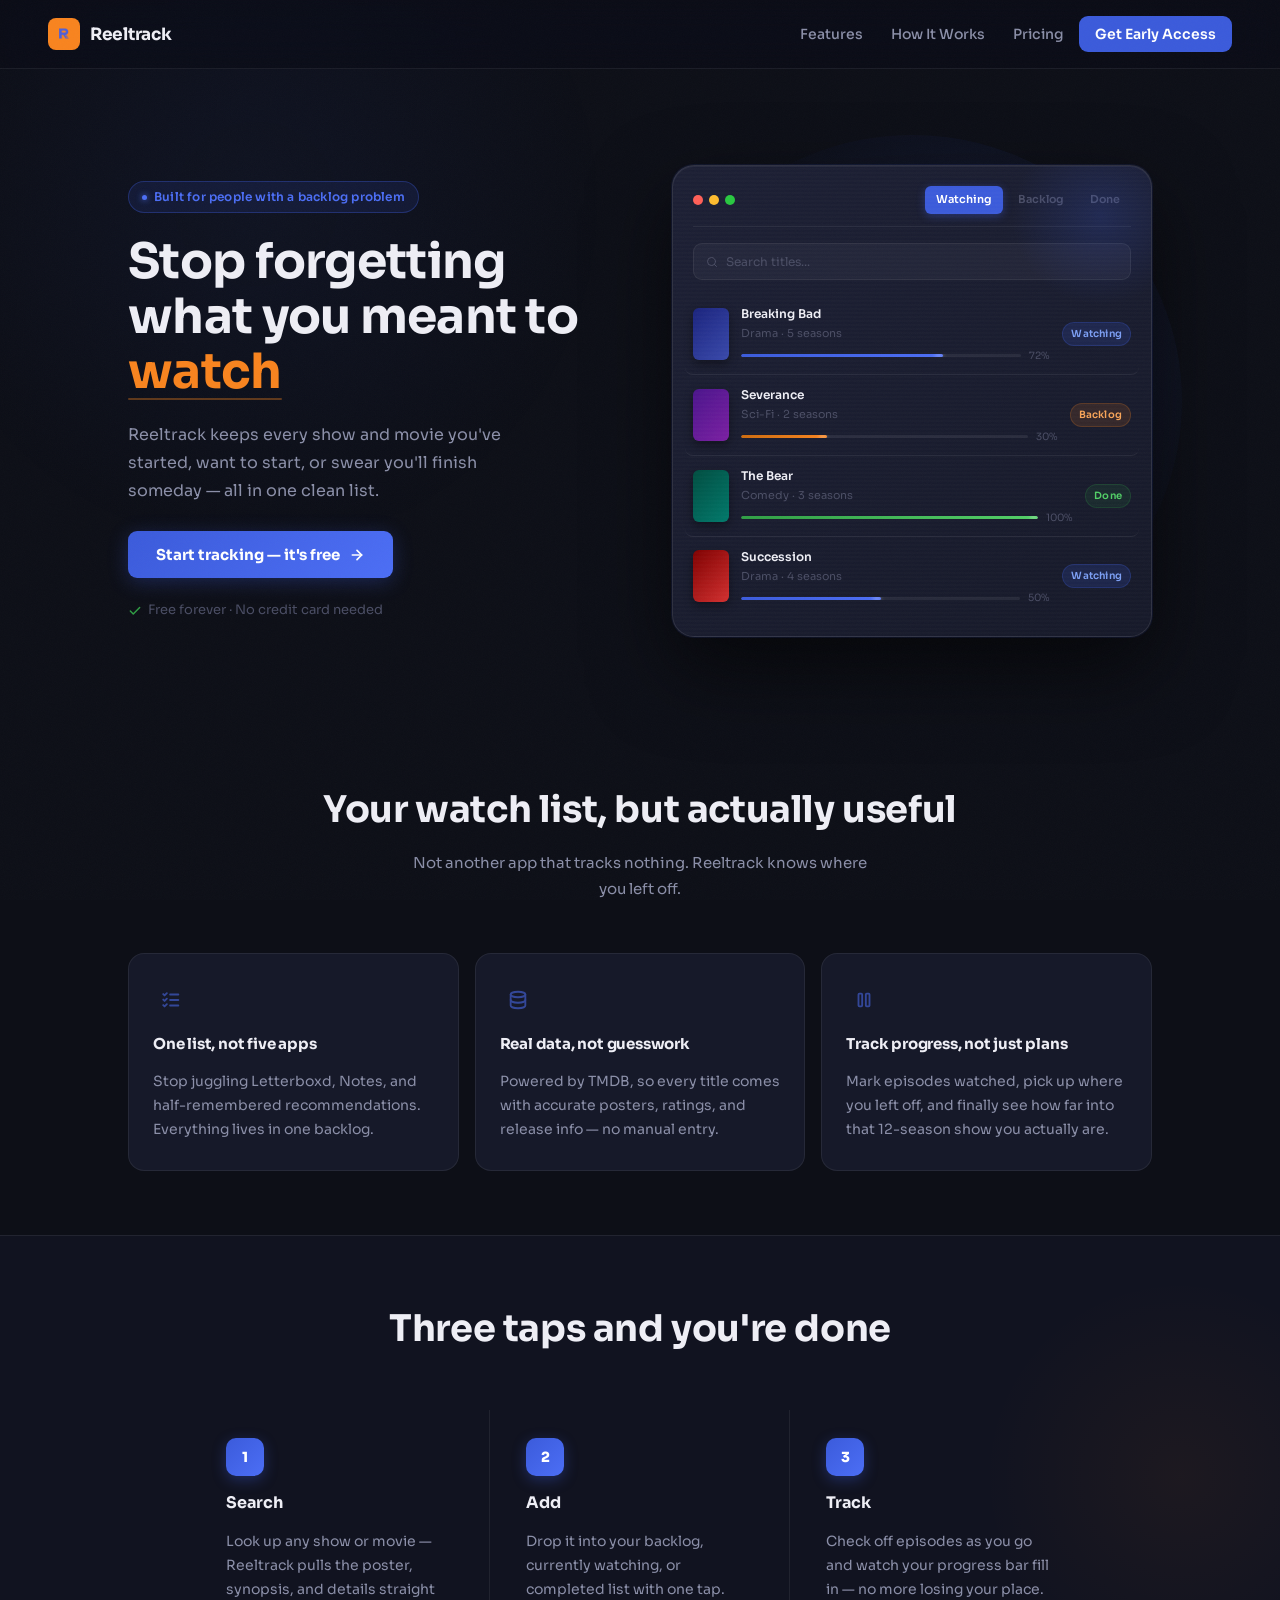
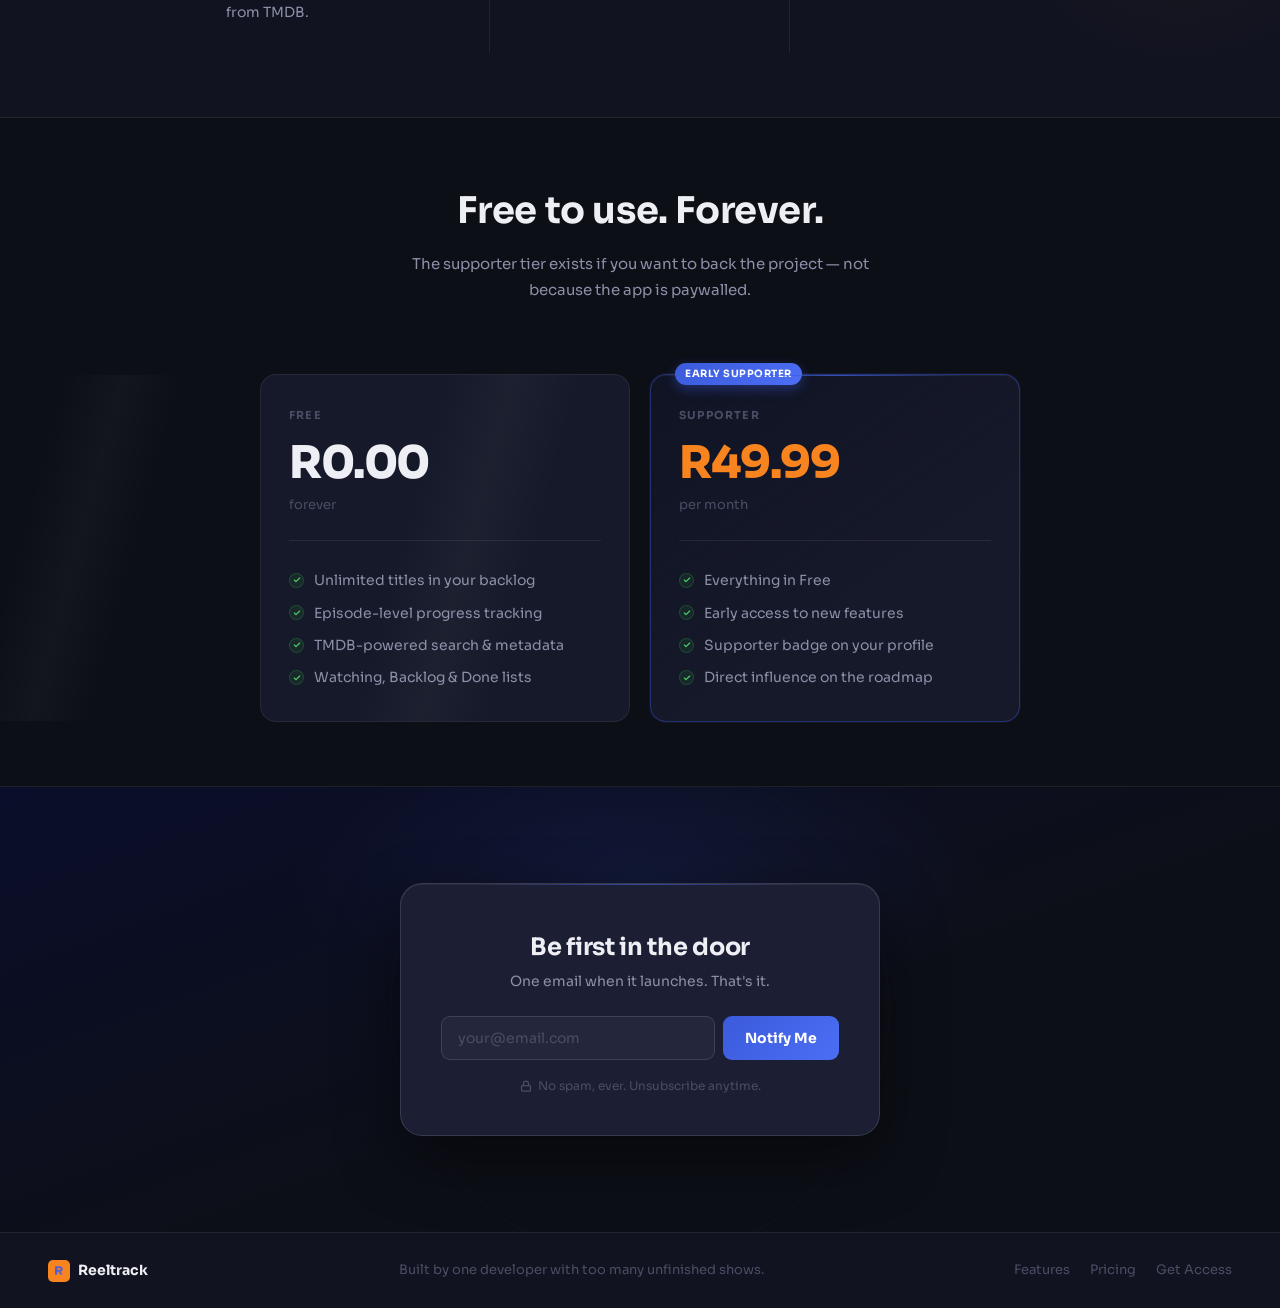
<file: index.html>
<!DOCTYPE html>
<html lang="en">
  <head>
    <meta charset="UTF-8" />
    <meta name="viewport" content="width=device-width, initial-scale=1.0" />
    <title>Reeltrack — Track every show you meant to watch</title>
    <link rel="stylesheet" href="styles.css">
    <link rel="preconnect" href="https://fonts.googleapis.com">
    <link rel="preconnect" href="https://fonts.gstatic.com" crossorigin>
    <link href="https://fonts.googleapis.com/css2?family=Sora:wght@100..800&family=Red+Hat+Display:ital,wght@0,300..900;1,300..900&display=swap" rel="stylesheet">
  </head>

<body>

  <!-- NAVBAR -->
    <!-- NAVBAR -->
  <header id="header">
    <a href="#" class="logo">
      <img src="/logo.png" alt="Reeltrack logo" id="header-img">
      <p class="brand">Reeltrack</p>
    </a>
    <nav id="nav-bar">
      <div class="navbar-links" id="navbar-links">
        <a href="#features-section" class="nav-link">Features</a>
        <a href="#hiw-section" class="nav-link">How It Works</a>
        <a href="#pricing-section" class="nav-link">Pricing</a>
        <a href="#form-section" class="nav-link nav-cta">Get Early Access</a>
      </div>
      <button class="hamburger" id="hamburger" aria-label="Toggle menu" aria-expanded="false">
        <span></span><span></span><span></span>
      </button>
    </nav>
  </header>


  <!-- HERO -->
  <section class="hero">
    <div class="hero-text">
      <span class="badge">Built for people with a backlog problem</span>
      <h1>Stop forgetting what you meant to <em>watch</em></h1>
      <p class="sub-txt">Reeltrack keeps every show and movie you've started, want to start, or swear you'll finish someday — all in one clean list.</p>
      <div class="hero-actions">
        <button class="cta-btn" onclick="document.getElementById('form-section').scrollIntoView({behavior:'smooth'})">
          Start tracking — it's free
          <svg xmlns="http://www.w3.org/2000/svg" width="16" height="16" viewBox="0 0 24 24" fill="none" stroke="currentColor" stroke-width="2.5" stroke-linecap="round" stroke-linejoin="round"><path d="M5 12h14"/><path d="m12 5 7 7-7 7"/></svg>
        </button>
      </div>
      <p class="hero-note">
        <svg xmlns="http://www.w3.org/2000/svg" width="14" height="14" viewBox="0 0 24 24" fill="none" stroke="currentColor" stroke-width="2.5" stroke-linecap="round" stroke-linejoin="round"><polyline points="20 6 9 17 4 12"/></svg>
        Free forever · No credit card needed
      </p>
    </div>

    <!-- Mock app UI -->
    <div class="hero-visual">
      <div class="mock-ui">
        <div class="mock-topbar">
          <div class="mock-dots">
            <span></span><span></span><span></span>
          </div>
          <div class="mock-tabs">
            <span class="mock-tab active">Watching</span>
            <span class="mock-tab">Backlog</span>
            <span class="mock-tab">Done</span>
          </div>
        </div>
        <div class="mock-search">
          <svg xmlns="http://www.w3.org/2000/svg" width="12" height="12" viewBox="0 0 24 24" fill="none" stroke="currentColor" stroke-width="2" stroke-linecap="round" stroke-linejoin="round"><circle cx="11" cy="11" r="8"/><path d="m21 21-4.3-4.3"/></svg>
          Search titles...
        </div>

        <div class="mock-row">
          <div class="mock-poster p1"></div>
          <div class="mock-info">
            <div class="mock-title">Breaking Bad</div>
            <div class="mock-meta">Drama · 5 seasons</div>
            <div class="mock-progress-wrap">
              <div class="mock-bar"><div class="mock-bar-fill" style="width:72%"></div></div>
              <span class="mock-pct">72%</span>
            </div>
          </div>
          <span class="mock-status watching">Watching</span>
        </div>

        <div class="mock-row">
          <div class="mock-poster p2"></div>
          <div class="mock-info">
            <div class="mock-title">Severance</div>
            <div class="mock-meta">Sci-Fi · 2 seasons</div>
            <div class="mock-progress-wrap">
              <div class="mock-bar"><div class="mock-bar-fill orange" style="width:30%"></div></div>
              <span class="mock-pct">30%</span>
            </div>
          </div>
          <span class="mock-status backlog">Backlog</span>
        </div>

        <div class="mock-row">
          <div class="mock-poster p3"></div>
          <div class="mock-info">
            <div class="mock-title">The Bear</div>
            <div class="mock-meta">Comedy · 3 seasons</div>
            <div class="mock-progress-wrap">
              <div class="mock-bar"><div class="mock-bar-fill green" style="width:100%"></div></div>
              <span class="mock-pct">100%</span>
            </div>
          </div>
          <span class="mock-status done">Done</span>
        </div>

        <div class="mock-row">
          <div class="mock-poster p4"></div>
          <div class="mock-info">
            <div class="mock-title">Succession</div>
            <div class="mock-meta">Drama · 4 seasons</div>
            <div class="mock-progress-wrap">
              <div class="mock-bar"><div class="mock-bar-fill" style="width:50%"></div></div>
              <span class="mock-pct">50%</span>
            </div>
          </div>
          <span class="mock-status watching">Watching</span>
        </div>
      </div>
    </div>
  </section>

  <!-- FEATURES -->
  <section id="features-section">
    <div class="section-header">
  <h2>Your watch list, but actually useful</h2>
  <p>Not another app that tracks nothing. Reeltrack knows where you left off.</p>
</div>

    <div id="features">
      <div class="feature-card">
        <div class="feature-icon">
          <svg xmlns="http://www.w3.org/2000/svg" width="22" height="22" viewBox="0 0 24 24" fill="none" stroke="currentColor" stroke-width="2" stroke-linecap="round" stroke-linejoin="round"><path d="M3.5 5.5l1.5 1.5l2.5 -2.5"/><path d="M3.5 11.5l1.5 1.5l2.5 -2.5"/><path d="M3.5 17.5l1.5 1.5l2.5 -2.5"/><path d="M11 6l9 0"/><path d="M11 12l9 0"/><path d="M11 18l9 0"/></svg>
        </div>
        <h3>One list, not five apps</h3>
        <p>Stop juggling Letterboxd, Notes, and half-remembered recommendations. Everything lives in one backlog.</p>
      </div>

      <div class="feature-card">
        <div class="feature-icon">
          <svg xmlns="http://www.w3.org/2000/svg" width="22" height="22" viewBox="0 0 24 24" fill="none" stroke="currentColor" stroke-width="2" stroke-linecap="round" stroke-linejoin="round"><path d="M4 6a8 3 0 1 0 16 0a8 3 0 1 0 -16 0"/><path d="M4 6v6a8 3 0 0 0 16 0v-6"/><path d="M4 12v6a8 3 0 0 0 16 0v-6"/></svg>
        </div>
        <h3>Real data, not guesswork</h3>
        <p>Powered by TMDB, so every title comes with accurate posters, ratings, and release info — no manual entry.</p>
      </div>

      <div class="feature-card">
        <div class="feature-icon">
          <svg xmlns="http://www.w3.org/2000/svg" width="22" height="22" viewBox="0 0 24 24" fill="none" stroke="currentColor" stroke-width="2" stroke-linecap="round" stroke-linejoin="round"><path d="M6 6a1 1 0 0 1 1 -1h2a1 1 0 0 1 1 1v12a1 1 0 0 1 -1 1h-2a1 1 0 0 1 -1 -1l0 -12"/><path d="M14 6a1 1 0 0 1 1 -1h2a1 1 0 0 1 1 1v12a1 1 0 0 1 -1 1h-2a1 1 0 0 1 -1 -1l0 -12"/></svg>
        </div>
        <h3>Track progress, not just plans</h3>
        <p>Mark episodes watched, pick up where you left off, and finally see how far into that 12-season show you actually are.</p>
      </div>
    </div>
  </section>

  <!-- HOW IT WORKS -->
  <section id="hiw-section">
    <div class="section-header">
      <div class="section-label">How It Works</div>
      <h2>Three taps and you're done</h2>
    </div>
    <div id="HIW">
      <div class="HIW-card">
        <div class="step-number">1</div>
        <h3>Search</h3>
        <p>Look up any show or movie — Reeltrack pulls the poster, synopsis, and details straight from TMDB.</p>
      </div>
      <div class="HIW-card">
        <div class="step-number">2</div>
        <h3>Add</h3>
        <p>Drop it into your backlog, currently watching, or completed list with one tap.</p>
      </div>
      <div class="HIW-card">
        <div class="step-number">3</div>
        <h3>Track</h3>
        <p>Check off episodes as you go and watch your progress bar fill in — no more losing your place.</p>
      </div>
    </div>
  </section>

  <!-- PRICING -->
  <section id="pricing-section">
    <div class="section-header">
      <div class="section-label">Pricing</div>
      <h2>Free to use. Forever.</h2>
  <p>The supporter tier exists if you want to back the project — not because the app is paywalled.</p>
    </div>
    <div id="pricing">
      <div class="pricing-card">
        <h3>Free</h3>
        <div class="tier-price tier-1-amt">R0.00</div>
        <span class="price-period">forever</span>
        <div class="pricing-divider"></div>
        <ul class="pricing-features">
          <li>Unlimited titles in your backlog</li>
          <li>Episode-level progress tracking</li>
          <li>TMDB-powered search & metadata</li>
          <li>Watching, Backlog & Done lists</li>
        </ul>
      </div>

      <div class="pricing-card featured">
        <div class="pricing-badge">Early Supporter</div>
        <h3>Supporter</h3>
        <div class="tier-price tier-2-amt">R49.99</div>
        <span class="price-period">per month</span>
        <div class="pricing-divider"></div>
        <ul class="pricing-features">
          <li>Everything in Free</li>
          <li>Early access to new features</li>
          <li>Supporter badge on your profile</li>
          <li>Direct influence on the roadmap</li>
        </ul>
      </div>
    </div>
  </section>

  <!-- EMAIL SIGNUP -->
  <section id="form-section">
    <form action="https://www.freecodecamp.org/email-submit" id="form">
      <h3>Be first in the door</h3>
        <p>One email when it launches. That's it.</p>
      <div class="form-row">
        <input type="email" name="email" id="email" placeholder="your@email.com" required>
        <input type="submit" id="submit" value="Notify Me">
      </div>
      <p class="form-trust">
        <svg xmlns="http://www.w3.org/2000/svg" width="12" height="12" viewBox="0 0 24 24" fill="none" stroke="currentColor" stroke-width="2.5" stroke-linecap="round" stroke-linejoin="round"><rect width="18" height="11" x="3" y="11" rx="2" ry="2"/><path d="M7 11V7a5 5 0 0 1 10 0v4"/></svg>
        No spam, ever. Unsubscribe anytime.
      </p>
    </form>
  </section>

  <!-- FOOTER -->
  <footer class="footer">
    <div class="footer-brand">
      <img src="/logo.png" alt="Reeltrack logo">
      Reeltrack
    </div>
    <p class="footer-copy">Built by one developer with too many unfinished shows.</p>
    <div class="footer-links">
      <a href="#features-section" class="footer-link">Features</a>
      <a href="#pricing-section" class="footer-link">Pricing</a>
      <a href="#form-section" class="footer-link">Get Access</a>
    </div>
  </footer>

  <script>
  // scroll reveal
  const observer = new IntersectionObserver(
    entries => entries.forEach(e => e.isIntersecting && e.target.classList.add('visible')),
    { threshold: 0.15 }
  );
  document.querySelectorAll('.reveal').forEach(el => observer.observe(el));

  // hamburger menu
  const hamburger = document.getElementById('hamburger');
  const navLinks = document.getElementById('navbar-links');

  hamburger.addEventListener('click', () => {
    const isOpen = navLinks.classList.toggle('open');
    hamburger.classList.toggle('active', isOpen);
    hamburger.setAttribute('aria-expanded', isOpen);
  });

  // close menu when a link is clicked
  navLinks.querySelectorAll('.nav-link').forEach(link => {
    link.addEventListener('click', () => {
      navLinks.classList.remove('open');
      hamburger.classList.remove('active');
      hamburger.setAttribute('aria-expanded', false);
    });
  });
</script>


</body>
</html>
</file>
<file: styles.css>
*, ::before, ::after {
    padding: 0;
    margin: 0;
    box-sizing: border-box;
}

:root {
    --primary: #3B5BDB;
    --primary-light: #4C6EF5;
    --primary-glow: rgba(59, 91, 219, 0.25);
    --accent: #F8841F;
    --green: #2F9E44;
    --bg: #0D0F17;
    --bg-secondary: #111320;
    --surface: #161929;
    --surface-elevated: #1C1F33;
    --border: rgba(255, 255, 255, 0.07);
    --border-strong: rgba(255, 255, 255, 0.12);
    --text-primary: #EEEEF5;
    --text-secondary: #8B8FA8;
    --text-muted: #4A4D64;
    --font: 'Sora', 'Red Hat Display', sans-serif;
    --radius: 16px;
    --radius-sm: 9px;
    --radius-lg: 22px;
}

html { scroll-behavior: smooth; }

body {
    background: var(--bg);
    font-family: var(--font);
    font-size: 16px;
    color: var(--text-primary);
    line-height: 1.6;
    overflow-x: hidden;
}

/* grain texture overlay */
body::before {
    content: '';
    position: fixed;
    inset: 0;
    background-image: url("data:image/svg+xml,%3Csvg viewBox='0 0 256 256' xmlns='http://www.w3.org/2000/svg'%3E%3Cfilter id='noise'%3E%3CfeTurbulence type='fractalNoise' baseFrequency='0.9' numOctaves='4' stitchTiles='stitch'/%3E%3C/filter%3E%3Crect width='100%25' height='100%25' filter='url(%23noise)' opacity='1'/%3E%3C/svg%3E");
    background-size: 200px 200px;
    opacity: 0.025;
    pointer-events: none;
    z-index: 9999;
}

/* ambient glow blobs */
body::after {
    content: '';
    position: fixed;
    top: -20vh;
    left: -10vw;
    width: 60vw;
    height: 60vw;
    background: radial-gradient(circle, rgba(59, 91, 219, 0.06) 0%, transparent 65%);
    pointer-events: none;
    z-index: 0;
}

/* ── NAVBAR ─────────────────────────────────── */
#header {
    display: flex;
    justify-content: space-between;
    align-items: center;
    padding: 16px 48px;
    position: sticky;
    top: 0;
    z-index: 100;
    background: rgba(11, 13, 22, 0.75);
    backdrop-filter: blur(20px) saturate(180%);
    -webkit-backdrop-filter: blur(20px) saturate(180%);
    border-bottom: 1px solid var(--border);
}

.logo {
    display: flex;
    align-items: center;
    gap: 10px;
    text-decoration: none;
}

.logo p.brand {
    font-size: 17px;
    font-weight: 700;
    color: var(--text-primary);
    letter-spacing: -0.3px;
}

#header-img {
    width: 32px;
    height: 32px;
    border-radius: 8px;
    background-color: var(--accent);
    object-fit: contain;
    padding: 3px;
}

.navbar-links {
    display: flex;
    align-items: center;
    gap: 2px;
}

.nav-link {
    text-decoration: none;
    color: var(--text-secondary);
    font-weight: 500;
    font-size: 14px;
    padding: 7px 13px;
    border-radius: var(--radius-sm);
    transition: color 0.2s, background 0.2s;
    position: relative;
}

.nav-link:not(.nav-cta):hover {
    color: var(--text-primary);
    background: rgba(255, 255, 255, 0.05);
}

.nav-cta {
    background: var(--primary);
    color: #fff !important;
    padding: 7px 16px;
    border-radius: var(--radius-sm);
    font-weight: 600;
    font-size: 14px;
    overflow: hidden;
    transition: box-shadow 0.3s, transform 0.2s;
}

.nav-cta::after {
    content: '';
    position: absolute;
    inset: 0;
    background: linear-gradient(105deg, transparent 40%, rgba(255,255,255,0.15) 50%, transparent 60%);
    transform: translateX(-100%);
    transition: transform 0.5s ease;
}

.nav-cta:hover::after { transform: translateX(100%); }
.nav-cta:hover {
    box-shadow: 0 0 20px rgba(59, 91, 219, 0.5);
    transform: translateY(-1px);
}

/* ── HERO ────────────────────────────────────── */
.hero {
    display: grid;
    grid-template-columns: 1fr 1fr;
    align-items: center;
    gap: 64px;
    max-width: 1120px;
    margin: 0 auto;
    padding: 96px 48px 80px;
    position: relative;
    z-index: 1;
}

.hero-text {
    display: flex;
    flex-direction: column;
    gap: 22px;
}

.badge {
    display: inline-flex;
    align-items: center;
    gap: 7px;
    font-size: 12px;
    font-weight: 600;
    padding: 5px 13px;
    border-radius: 100px;
    background: rgba(59, 91, 219, 0.12);
    border: 1px solid rgba(59, 91, 219, 0.35);
    color: var(--primary-light);
    width: fit-content;
    letter-spacing: 0.2px;
}

.badge::before {
    content: '';
    width: 5px;
    height: 5px;
    border-radius: 50%;
    background: var(--primary-light);
    flex-shrink: 0;
    display: inline-block;
    box-shadow: 0 0 6px var(--primary-light);
    animation: pulse-dot 2.5s ease-in-out infinite;
}

@keyframes pulse-dot {
    0%, 100% { opacity: 1; transform: scale(1); }
    50% { opacity: 0.4; transform: scale(0.7); }
}

.hero h1 {
    font-size: clamp(2.1rem, 3.8vw, 3.1rem);
    font-weight: 700;
    line-height: 1.13;
    letter-spacing: -0.7px;
    color: var(--text-primary);
    margin: 0;
    width: auto;
}

.hero h1 em {
    font-style: normal;
    color: var(--accent);
    position: relative;
}

.hero h1 em::after {
    content: '';
    position: absolute;
    bottom: 2px;
    left: 0;
    right: 0;
    height: 2px;
    background: var(--accent);
    opacity: 0.35;
    border-radius: 2px;
}

.hero .sub-txt {
    font-size: 16px;
    color: var(--text-secondary);
    line-height: 1.75;
    max-width: 420px;
    margin: 0;
    width: auto;
}

.hero-actions {
    display: flex;
    align-items: center;
    gap: 14px;
    flex-wrap: wrap;
    margin-top: 4px;
}

.cta-btn {
    display: inline-flex;
    align-items: center;
    gap: 9px;
    border: none;
    background: linear-gradient(135deg, #3B5BDB, #4C6EF5);
    color: #fff;
    padding: 14px 28px;
    border-radius: var(--radius-sm);
    font-weight: 700;
    font-family: var(--font);
    font-size: 15px;
    cursor: pointer;
    position: relative;
    overflow: hidden;
    transition: transform 0.2s, box-shadow 0.3s;
    box-shadow: 0 4px 20px rgba(59, 91, 219, 0.3);
}

.cta-btn::before {
    content: '';
    position: absolute;
    inset: 0;
    background: linear-gradient(105deg, transparent 40%, rgba(255,255,255,0.18) 50%, transparent 60%);
    transform: translateX(-100%);
    transition: transform 0.55s ease;
}

.cta-btn:hover::before { transform: translateX(120%); }

.cta-btn:hover {
    transform: translateY(-3px);
    box-shadow: 0 12px 32px rgba(59, 91, 219, 0.45);
}

.cta-btn svg { transition: transform 0.25s cubic-bezier(0.34, 1.56, 0.64, 1); }
.cta-btn:hover svg { transform: translateX(4px); }

.hero-note {
    font-size: 13px;
    color: var(--text-muted);
    display: flex;
    align-items: center;
    gap: 6px;
}

.hero-note svg { color: var(--green); }

/* ── MOCK UI CARD ───────────────────────────── */
.hero-visual {
    position: relative;
    z-index: 1;
}

/* floating glow behind card */
.hero-visual::before {
    content: '';
    position: absolute;
    inset: -30px;
    background: radial-gradient(ellipse at 60% 40%, rgba(59, 91, 219, 0.18) 0%, transparent 65%);
    border-radius: 50%;
    pointer-events: none;
    animation: float-glow 6s ease-in-out infinite;
}

@keyframes float-glow {
    0%, 100% { transform: translateY(0) scale(1); opacity: 0.7; }
    50% { transform: translateY(-12px) scale(1.04); opacity: 1; }
}

.mock-ui {
    background: linear-gradient(145deg, #1C1F34, #161929);
    border: 1px solid rgba(255, 255, 255, 0.1);
    border-radius: var(--radius-lg);
    padding: 20px;
    box-shadow:
        0 0 0 1px rgba(59, 91, 219, 0.1),
        0 32px 80px rgba(0, 0, 0, 0.6),
        inset 0 1px 0 rgba(255, 255, 255, 0.06);
    position: relative;
    overflow: hidden;
    animation: card-float 6s ease-in-out infinite;
}

@keyframes card-float {
    0%, 100% { transform: translateY(0px); }
    50% { transform: translateY(-10px); }
}

/* top-right corner glow inside card */
.mock-ui::before {
    content: '';
    position: absolute;
    top: -40px;
    right: -40px;
    width: 180px;
    height: 180px;
    background: radial-gradient(circle, rgba(59, 91, 219, 0.2) 0%, transparent 70%);
    pointer-events: none;
}

/* subtle scanline texture on card */
.mock-ui::after {
    content: '';
    position: absolute;
    inset: 0;
    background: repeating-linear-gradient(
        0deg,
        transparent,
        transparent 2px,
        rgba(255, 255, 255, 0.012) 2px,
        rgba(255, 255, 255, 0.012) 4px
    );
    pointer-events: none;
    border-radius: var(--radius-lg);
}

.mock-topbar {
    display: flex;
    align-items: center;
    justify-content: space-between;
    margin-bottom: 16px;
    padding-bottom: 12px;
    border-bottom: 1px solid var(--border);
}

.mock-dots { display: flex; gap: 6px; }
.mock-dots span {
    width: 10px; height: 10px;
    border-radius: 50%;
    padding: 0; font-size: 0;
    transition: transform 0.2s;
}
.mock-dots span:nth-child(1) { background: #FF5F57; }
.mock-dots span:nth-child(2) { background: #FEBC2E; }
.mock-dots span:nth-child(3) { background: #28C840; }
.mock-ui:hover .mock-dots span { transform: scale(1.2); }

.mock-tabs { display: flex; gap: 4px; }
.mock-tab {
    font-size: 11px;
    font-weight: 600;
    padding: 5px 11px;
    border-radius: 6px;
    color: var(--text-muted);
    transition: color 0.2s;
}
.mock-tab.active {
    background: var(--primary);
    color: #fff;
    box-shadow: 0 2px 8px rgba(59, 91, 219, 0.4);
}

.mock-search {
    display: flex;
    align-items: center;
    gap: 8px;
    background: rgba(255,255,255,0.04);
    border: 1px solid var(--border);
    border-radius: var(--radius-sm);
    padding: 8px 12px;
    margin-bottom: 14px;
    color: var(--text-muted);
    font-size: 12px;
}

.mock-row {
    display: flex;
    align-items: center;
    gap: 12px;
    padding: 10px 8px;
    border-radius: 8px;
    border-bottom: 1px solid var(--border);
    transition: background 0.2s;
    margin: 0 -8px;
}
.mock-row:last-child { border-bottom: none; }
.mock-row:hover { background: rgba(255,255,255,0.04); }

.mock-poster {
    width: 36px;
    height: 52px;
    border-radius: 6px;
    flex-shrink: 0;
    box-shadow: 0 4px 10px rgba(0,0,0,0.4);
}
.mock-poster.p1 { background: linear-gradient(135deg, #1a237e, #3949ab); }
.mock-poster.p2 { background: linear-gradient(135deg, #4a148c, #7b1fa2); }
.mock-poster.p3 { background: linear-gradient(135deg, #004d40, #00796b); }
.mock-poster.p4 { background: linear-gradient(135deg, #7f0000, #d32f2f); }

.mock-info { flex: 1; min-width: 0; }
.mock-title {
    font-size: 12px;
    font-weight: 600;
    color: var(--text-primary);
    white-space: nowrap;
    overflow: hidden;
    text-overflow: ellipsis;
}
.mock-meta { font-size: 11px; color: var(--text-muted); margin-top: 2px; }

.mock-progress-wrap { display: flex; align-items: center; gap: 8px; margin-top: 5px; }
.mock-bar {
    flex: 1; height: 3px;
    background: rgba(255,255,255,0.07);
    border-radius: 2px;
    overflow: hidden;
}
.mock-bar-fill {
    height: 100%;
    border-radius: 2px;
    background: linear-gradient(90deg, #3B5BDB, #4C6EF5);
    position: relative;
}
.mock-bar-fill::after {
    content: '';
    position: absolute;
    right: 0;
    top: 0;
    bottom: 0;
    width: 8px;
    background: rgba(255,255,255,0.4);
    border-radius: 2px;
    filter: blur(2px);
}
.mock-bar-fill.orange { background: linear-gradient(90deg, #cc6a0e, #F8841F); }
.mock-bar-fill.green  { background: linear-gradient(90deg, #2F9E44, #51cf66); }
.mock-pct { font-size: 10px; color: var(--text-muted); flex-shrink: 0; }

.mock-status {
    font-size: 10px;
    font-weight: 600;
    padding: 3px 8px;
    border-radius: 100px;
    flex-shrink: 0;
    letter-spacing: 0.2px;
}
.mock-status.watching {
    background: rgba(59, 91, 219, 0.18);
    color: #7C9FF5;
    border: 1px solid rgba(59, 91, 219, 0.25);
}
.mock-status.backlog {
    background: rgba(248, 132, 31, 0.12);
    color: #F8A458;
    border: 1px solid rgba(248, 132, 31, 0.2);
}
.mock-status.done {
    background: rgba(47, 158, 68, 0.12);
    color: #51cf66;
    border: 1px solid rgba(47, 158, 68, 0.2);
}

/* ── SECTION HEADERS ─────────────────────────── */
.section-header { text-align: center; margin-bottom: 52px; }

.section-label { display: none; }

.section-header h2 {
    font-size: clamp(1.7rem, 3vw, 2.3rem);
    font-weight: 700;
    letter-spacing: -0.4px;
    color: var(--text-primary);
}

.section-header p {
    font-size: 15px;
    color: var(--text-secondary);
    margin-top: 10px;
    max-width: 460px;
    margin-left: auto;
    margin-right: auto;
    line-height: 1.7;
}

/* ── SCROLL REVEAL ───────────────────────────── */
.reveal {
    opacity: 0;
    transform: translateY(24px);
    transition: opacity 0.6s ease, transform 0.6s ease;
}
.reveal.visible {
    opacity: 1;
    transform: translateY(0);
}
.reveal:nth-child(2) { transition-delay: 0.1s; }
.reveal:nth-child(3) { transition-delay: 0.2s; }

/* ── FEATURES ────────────────────────────────── */
#features-section {
    max-width: 1120px;
    margin: 0 auto;
    padding: 64px 48px;
    position: relative;
    z-index: 1;
}

#features {
    display: grid;
    grid-template-columns: repeat(3, 1fr);
    gap: 16px;
    margin: 0;
    max-width: none;
    text-align: left;
}

.feature-card {
    background: var(--surface);
    border: 1px solid var(--border);
    border-radius: var(--radius);
    padding: 28px 24px;
    display: flex;
    flex-direction: column;
    align-items: flex-start;
    gap: 14px;
    position: relative;
    overflow: hidden;
    cursor: default;
    transition: border-color 0.3s, transform 0.3s, box-shadow 0.3s;
}

/* shimmer sweep on hover */
.feature-card::before {
    content: '';
    position: absolute;
    inset: 0;
    background: linear-gradient(105deg, transparent 40%, rgba(255,255,255,0.04) 50%, transparent 60%);
    transform: translateX(-100%);
    transition: transform 0.6s ease;
}
.feature-card:hover::before { transform: translateX(100%); }

/* top edge glow line */
.feature-card::after {
    content: '';
    position: absolute;
    top: 0;
    left: 10%;
    right: 10%;
    height: 1px;
    background: linear-gradient(90deg, transparent, rgba(59, 91, 219, 0.5), transparent);
    opacity: 0;
    transition: opacity 0.3s;
}
.feature-card:hover::after { opacity: 1; }

.feature-card:hover {
    border-color: rgba(59, 91, 219, 0.3);
    transform: translateY(-5px);
    box-shadow:
        0 20px 40px rgba(0, 0, 0, 0.35),
        0 0 0 1px rgba(59, 91, 219, 0.08);
}

.feature-icon {
    width: 36px;
    height: 36px;
    display: flex;
    align-items: center;
    justify-content: center;
    background: transparent;
    border-radius: 0;
    border: none;
    opacity: 0.55;
    transition: opacity 0.3s;
}
.feature-card:hover .feature-icon { opacity: 1; }
.feature-icon svg { color: var(--primary-light); }

.feature-card h3 {
    font-size: 15px;
    font-weight: 700;
    color: var(--text-primary);
    letter-spacing: -0.2px;
}
.feature-card p {
    font-size: 14px;
    color: var(--text-secondary);
    line-height: 1.7;
}

/* ── HOW IT WORKS ────────────────────────────── */
#hiw-section {
    background: var(--bg-secondary);
    border-top: 1px solid var(--border);
    border-bottom: 1px solid var(--border);
    padding: 64px 48px;
    position: relative;
    overflow: hidden;
    z-index: 1;
}

/* ambient right-side glow */
#hiw-section::before {
    content: '';
    position: absolute;
    right: -100px;
    top: 50%;
    transform: translateY(-50%);
    width: 400px;
    height: 400px;
    background: radial-gradient(circle, rgba(248, 132, 31, 0.05) 0%, transparent 70%);
    pointer-events: none;
}

#HIW {
    display: grid;
    grid-template-columns: repeat(3, 1fr);
    gap: 0;
    max-width: 900px;
    margin: 0 auto;
    text-align: left;
}

.HIW-card {
    display: flex;
    flex-direction: column;
    align-items: flex-start;
    gap: 14px;
    padding: 28px 36px;
    background: transparent;
    transition: background 0.3s;
}
.HIW-card:hover { background: rgba(255,255,255,0.02); }
.HIW-card:not(:last-child) { border-right: 1px solid var(--border); }

.step-number {
    width: 38px;
    height: 38px;
    display: flex;
    align-items: center;
    justify-content: center;
    background: linear-gradient(135deg, #3B5BDB, #4C6EF5);
    border-radius: 10px;
    font-size: 14px;
    font-weight: 800;
    color: #fff;
    box-shadow: 0 4px 14px rgba(59, 91, 219, 0.35);
    transition: transform 0.3s cubic-bezier(0.34, 1.56, 0.64, 1), box-shadow 0.3s;
}
.HIW-card:hover .step-number {
    transform: scale(1.12);
    box-shadow: 0 6px 20px rgba(59, 91, 219, 0.5);
}

.HIW-card h3 {
    font-size: 16px;
    font-weight: 700;
    color: var(--text-primary);
    letter-spacing: -0.2px;
}
.HIW-card p { font-size: 14px; color: var(--text-secondary); line-height: 1.7; }

/* ── PRICING ─────────────────────────────────── */
#pricing-section {
    padding: 64px 48px;
    max-width: 1120px;
    margin: 0 auto;
    position: relative;
    z-index: 1;
}

#pricing {
    display: grid;
    grid-template-columns: repeat(2, 1fr);
    gap: 20px;
    max-width: 760px;
    margin: 0 auto;
    text-align: left;
    padding-top: 20px;
}

.pricing-card {
    background: var(--surface);
    border: 1px solid var(--border);
    border-radius: var(--radius);
    padding: 32px 28px;
    display: flex;
    flex-direction: column;
    gap: 8px;
    position: relative;
    transition: border-color 0.3s, transform 0.3s, box-shadow 0.3s;
}

.pricing-card::before {
    content: '';
    position: absolute;
    inset: 0;
    background: linear-gradient(105deg, transparent 35%, rgba(255,255,255,0.03) 50%, transparent 65%);
    transform: translateX(-100%);
    transition: transform 0.7s ease;
}
.pricing-card:hover::before { transform: translateX(100%); }

.pricing-card:hover {
    transform: translateY(-4px);
    box-shadow: 0 20px 44px rgba(0,0,0,0.3);
    border-color: rgba(255,255,255,0.12);
}

.pricing-card.featured {
    border-color: rgba(59, 91, 219, 0.4);
    background: linear-gradient(145deg, rgba(59, 91, 219, 0.07) 0%, var(--surface) 60%);
    box-shadow: 0 0 0 1px rgba(59, 91, 219, 0.1), inset 0 1px 0 rgba(255,255,255,0.05);
}

.pricing-card.featured:hover {
    border-color: rgba(59, 91, 219, 0.6);
    box-shadow:
        0 20px 44px rgba(0,0,0,0.3),
        0 0 30px rgba(59, 91, 219, 0.15);
}

/* top glow line on featured */
.pricing-card.featured::after {
    content: '';
    position: absolute;
    top: 0;
    left: 15%;
    right: 15%;
    height: 1px;
    background: linear-gradient(90deg, transparent, rgba(59, 91, 219, 0.8), transparent);
}

.pricing-badge {
    position: absolute;
    top: -12px;
    left: 24px;
    background: linear-gradient(135deg, #3B5BDB, #4C6EF5);
    color: #fff;
    font-size: 10px;
    font-weight: 700;
    letter-spacing: 0.5px;
    padding: 3px 10px;
    border-radius: 100px;
    text-transform: uppercase;
    box-shadow: 0 4px 12px rgba(59, 91, 219, 0.4);
}

.pricing-card h3 {
    font-size: 11px;
    font-weight: 700;
    letter-spacing: 1.2px;
    text-transform: uppercase;
    color: var(--text-muted);
}

.tier-price {
    font-size: 2.8rem;
    font-weight: 800;
    letter-spacing: -1.5px;
    line-height: 1;
    margin: 8px 0 2px;
}
.tier-1-amt { color: var(--text-primary); }
.tier-2-amt { color: var(--accent); }
.price-period { font-size: 13px; color: var(--text-muted); }
.pricing-divider {
    height: 1px;
    background: var(--border);
    margin: 16px 0;
}

.pricing-features { list-style: none; display: flex; flex-direction: column; gap: 10px; margin-top: 4px; }
.pricing-features li {
    font-size: 14px;
    color: var(--text-secondary);
    display: flex;
    align-items: center;
    gap: 10px;
    transition: color 0.2s;
}
.pricing-card:hover .pricing-features li { color: #9DA2BB; }

.pricing-features li::before {
    content: '';
    width: 15px;
    height: 15px;
    flex-shrink: 0;
    border-radius: 50%;
    background: rgba(47, 158, 68, 0.12);
    border: 1px solid rgba(47, 158, 68, 0.28);
    background-image: url("data:image/svg+xml,%3Csvg xmlns='http://www.w3.org/2000/svg' width='8' height='8' viewBox='0 0 24 24' fill='none' stroke='%2351cf66' stroke-width='3.5' stroke-linecap='round' stroke-linejoin='round'%3E%3Cpolyline points='20 6 9 17 4 12'%3E%3C/polyline%3E%3C/svg%3E");
    background-repeat: no-repeat;
    background-position: center;
}

/* ── FORM SECTION ────────────────────────────── */
#form-section {
    padding: 96px 48px;
    background: linear-gradient(160deg, #0A0E2A 0%, #0D0F17 60%);
    position: relative;
    overflow: hidden;
    border-top: 1px solid var(--border);
    z-index: 1;
}

#form-section::before {
    content: '';
    position: absolute;
    top: -60px;
    left: 50%;
    transform: translateX(-50%);
    width: 700px;
    height: 300px;
    background: radial-gradient(ellipse, rgba(59, 91, 219, 0.12) 0%, transparent 70%);
    pointer-events: none;
}

/* subtle animated ring behind form */
#form-section::after {
    content: '';
    position: absolute;
    top: 50%;
    left: 50%;
    transform: translate(-50%, -50%);
    width: 500px;
    height: 500px;
    border-radius: 50%;
    border: 1px solid rgba(59, 91, 219, 0.06);
    animation: ring-pulse 4s ease-in-out infinite;
}

@keyframes ring-pulse {
    0%, 100% { transform: translate(-50%, -50%) scale(1); opacity: 0.6; }
    50% { transform: translate(-50%, -50%) scale(1.08); opacity: 0.2; }
}

#form {
    background: var(--surface-elevated);
    border: 1px solid var(--border-strong);
    border-radius: var(--radius-lg);
    text-align: center;
    margin: 0 auto;
    width: 100%;
    max-width: 480px;
    padding: 48px 40px 40px;
    position: relative;
    z-index: 1;
    box-shadow:
        0 24px 64px rgba(0, 0, 0, 0.45),
        inset 0 1px 0 rgba(255, 255, 255, 0.06);
}

/* top glow line on form card */
#form::before {
    content: '';
    position: absolute;
    top: 0;
    left: 15%;
    right: 15%;
    height: 1px;
    background: linear-gradient(90deg, transparent, rgba(59, 91, 219, 0.6), transparent);
}

#form h3 {
    font-size: 1.5rem;
    font-weight: 700;
    color: var(--text-primary);
    line-height: 1.25;
    letter-spacing: -0.3px;
    margin-bottom: 8px;
}

#form > p:first-of-type {
    font-size: 14px;
    color: var(--text-secondary);
    margin-bottom: 24px;
    font-weight: 400;
}

.form-row { display: flex; justify-content: center; gap: 8px; }

input[type="email"] {
    flex: 1;
    background: rgba(255,255,255,0.04);
    border: 1px solid var(--border-strong);
    border-radius: var(--radius-sm);
    padding: 12px 16px;
    font-family: var(--font);
    font-size: 14px;
    color: var(--text-primary);
    outline: none;
    transition: border-color 0.25s, box-shadow 0.25s;
    width: auto;
}
input[type="email"]::placeholder { color: var(--text-muted); }
input[type="email"]:focus {
    border-color: var(--primary);
    box-shadow: 0 0 0 3px rgba(59, 91, 219, 0.15);
}

input[type="submit"] {
    background: linear-gradient(135deg, #3B5BDB, #4C6EF5);
    color: #fff;
    border: none;
    border-radius: var(--radius-sm);
    padding: 12px 22px;
    font-family: var(--font);
    font-size: 14px;
    font-weight: 700;
    cursor: pointer;
    transition: transform 0.2s, box-shadow 0.2s;
    white-space: nowrap;
    width: auto;
    position: relative;
    overflow: hidden;
}
input[type="submit"]:hover {
    transform: translateY(-2px);
    box-shadow: 0 6px 20px rgba(59, 91, 219, 0.4);
}

.form-trust {
    display: flex;
    align-items: center;
    justify-content: center;
    gap: 6px;
    font-size: 12px;
    color: var(--text-muted);
    margin-top: 16px;
}

/* ── FOOTER ──────────────────────────────────── */
.footer {
    background: var(--bg-secondary);
    border-top: 1px solid var(--border);
    padding: 26px 48px;
    display: flex;
    align-items: center;
    justify-content: space-between;
    flex-wrap: wrap;
    gap: 12px;
    position: relative;
    z-index: 1;
}

.footer-brand {
    display: flex;
    align-items: center;
    gap: 8px;
    font-size: 14px;
    font-weight: 700;
    color: var(--text-primary);
}
.footer-brand img { width: 22px; height: 22px; border-radius: 5px; background: var(--accent); }
.footer-copy { font-size: 13px; color: var(--text-muted); }
.footer-links { display: flex; gap: 20px; }
.footer-link {
    font-size: 13px;
    color: var(--text-muted);
    text-decoration: none;
    transition: color 0.2s;
    position: relative;
}
.footer-link::after {
    content: '';
    position: absolute;
    bottom: -2px;
    left: 0;
    width: 0;
    height: 1px;
    background: var(--text-secondary);
    transition: width 0.2s;
}
.footer-link:hover { color: var(--text-secondary); }
.footer-link:hover::after { width: 100%; }

.hamburger { display: none; }

/* ── RESPONSIVE ──────────────────────────────── */
@media (max-width: 900px) {
    .hero { grid-template-columns: 1fr; padding: 64px 32px 48px; gap: 48px; text-align: center; }
    .badge, .hero .sub-txt { margin: 0 auto; }
    .hero-actions, .hero-note { justify-content: center; }
    .hero h1 em::after { display: none; }
    #features { grid-template-columns: 1fr; }
    #features-section, #pricing-section { padding: 56px 24px; }
    #hiw-section { padding: 56px 24px; }
    #HIW { grid-template-columns: 1fr; }
    .HIW-card:not(:last-child) { border-right: none; border-bottom: 1px solid var(--border); }
    #pricing { grid-template-columns: 1fr; }
    #form-section { padding: 56px 24px; }
    #form { padding: 36px 24px; }
    .footer { flex-direction: column; text-align: center; padding: 24px; }
    .footer-links { justify-content: center; }
}

@media (max-width: 600px) {
    #header { padding: 14px 20px; }

    /* hide desktop links, show hamburger */
    .navbar-links {
        display: none;
        flex-direction: column;
        position: absolute;
        top: 100%;
        left: 0;
        right: 0;
        background: rgba(11, 13, 22, 0.97);
        backdrop-filter: blur(20px);
        -webkit-backdrop-filter: blur(20px);
        border-bottom: 1px solid var(--border);
        padding: 12px 20px 20px;
        gap: 4px;
        z-index: 99;
    }

    .navbar-links.open { display: flex; }

    .navbar-links .nav-link {
        padding: 12px 14px;
        font-size: 15px;
        border-radius: var(--radius-sm);
    }

    .navbar-links .nav-cta {
        margin-top: 8px;
        text-align: center;
        padding: 12px 14px;
    }

    /* hamburger button */
    .hamburger {
        display: flex;
        flex-direction: column;
        justify-content: center;
        gap: 5px;
        width: 36px;
        height: 36px;
        background: transparent;
        border: none;
        cursor: pointer;
        padding: 4px;
        border-radius: var(--radius-sm);
        transition: background 0.2s;
    }

    .hamburger:hover { background: rgba(255,255,255,0.06); }

    .hamburger span {
        display: block;
        width: 20px;
        height: 2px;
        background: var(--text-secondary);
        border-radius: 2px;
        transition: transform 0.25s ease, opacity 0.25s ease, width 0.25s ease;
        transform-origin: center;
    }

    /* X state */
    .hamburger.active span:nth-child(1) { transform: translateY(7px) rotate(45deg); }
    .hamburger.active span:nth-child(2) { opacity: 0; width: 0; }
    .hamburger.active span:nth-child(3) { transform: translateY(-7px) rotate(-45deg); }

    /* stop floating animation on mobile — too distracting */
    .mock-ui { animation: none; }
    .hero-visual::before { animation: none; }

    .hero { padding: 48px 20px 40px; }

    .form-row { flex-direction: column; }
    input[type="email"], input[type="submit"] { width: 100%; }

    /* tighten section spacing */
    #features-section, #pricing-section { padding: 48px 20px; }
    #hiw-section { padding: 48px 20px; }
    #form-section { padding: 56px 20px; }
    #form { padding: 32px 20px; }

    .HIW-card { padding: 22px 20px; }
    .section-header { margin-bottom: 36px; }
}
</file>
